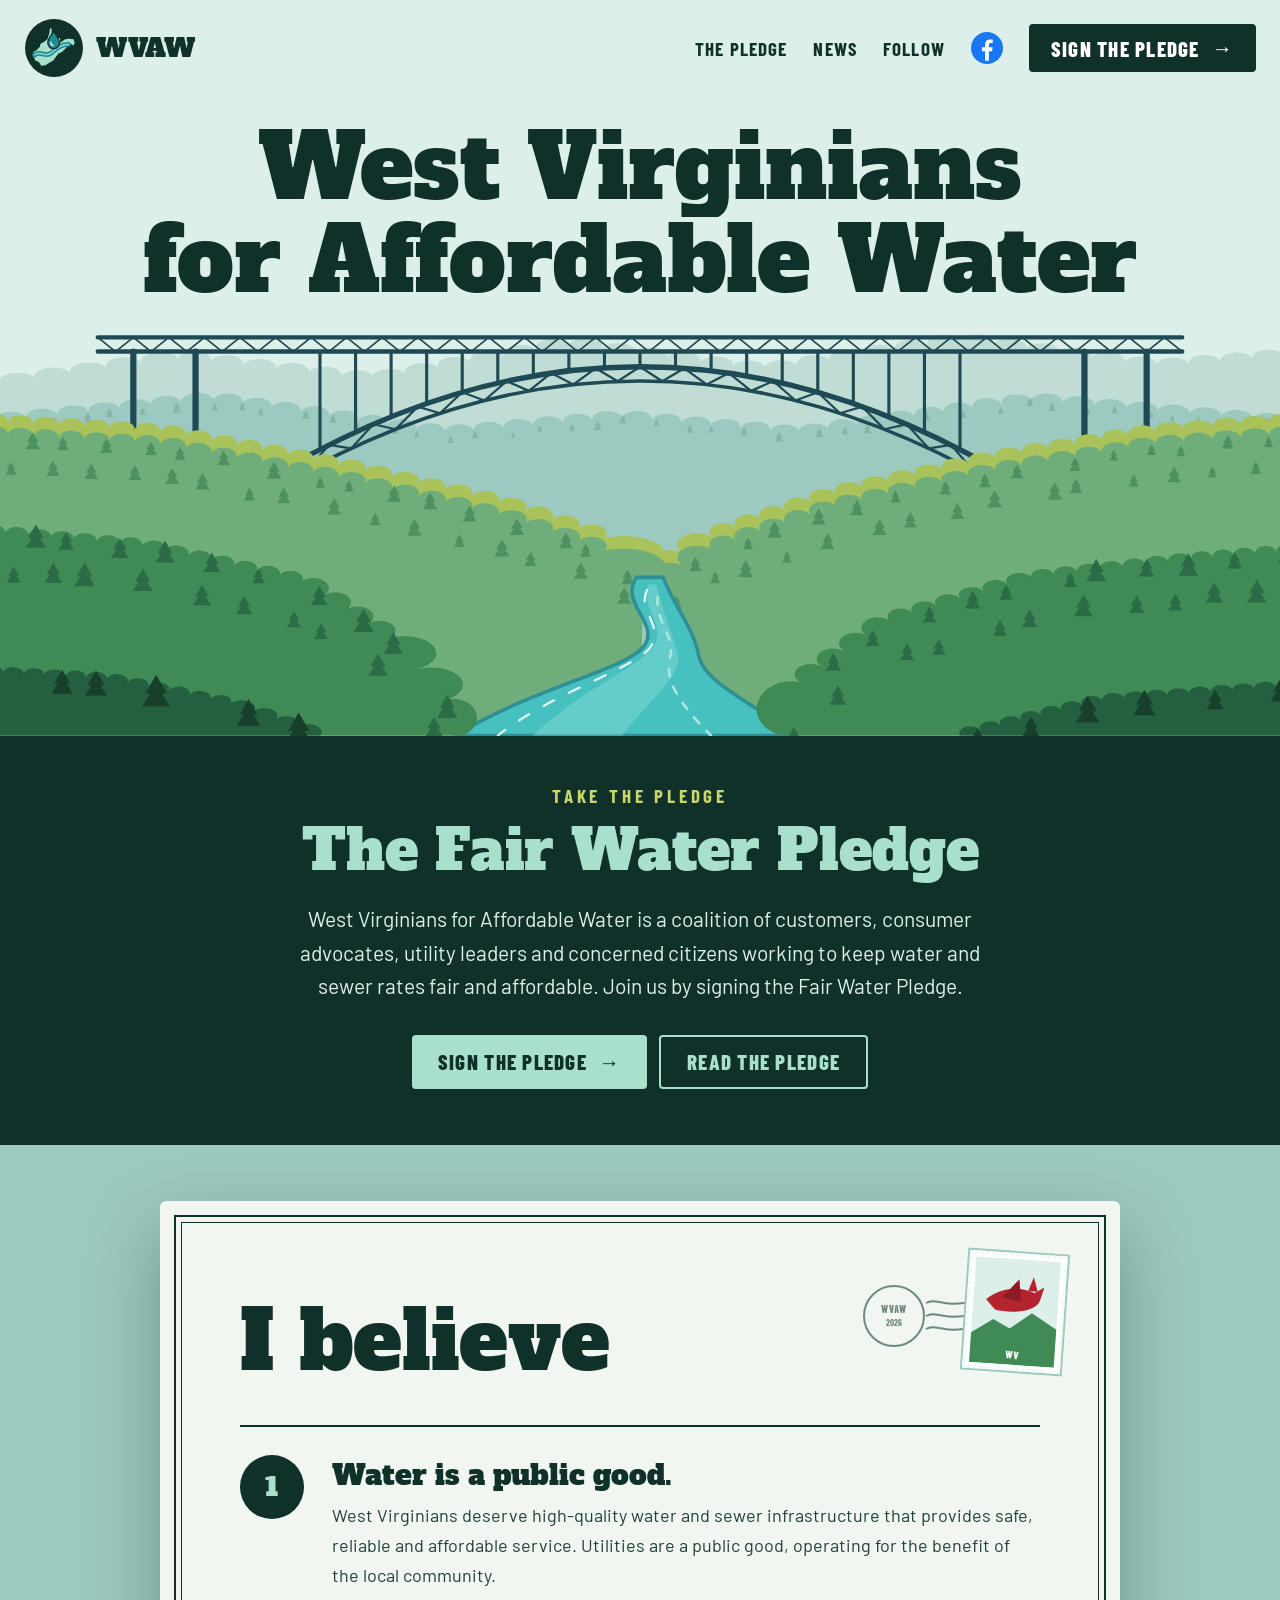
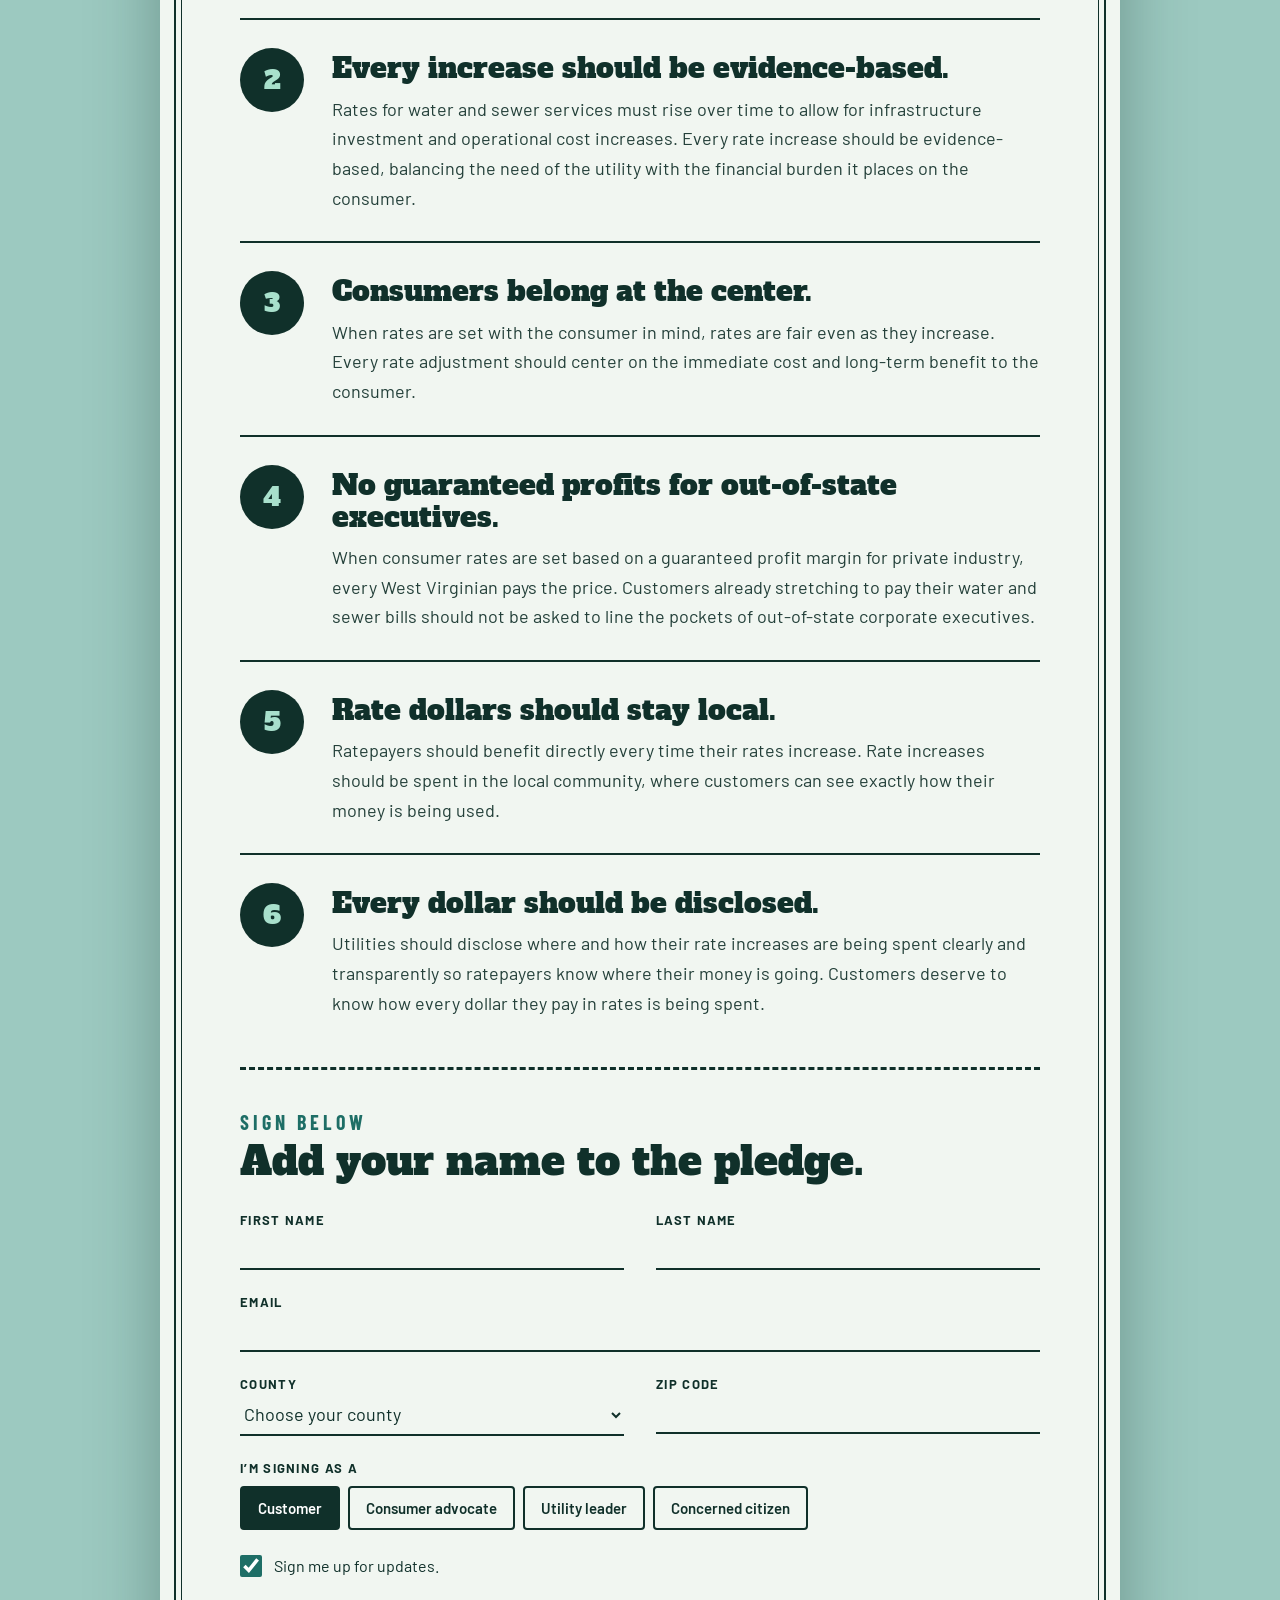
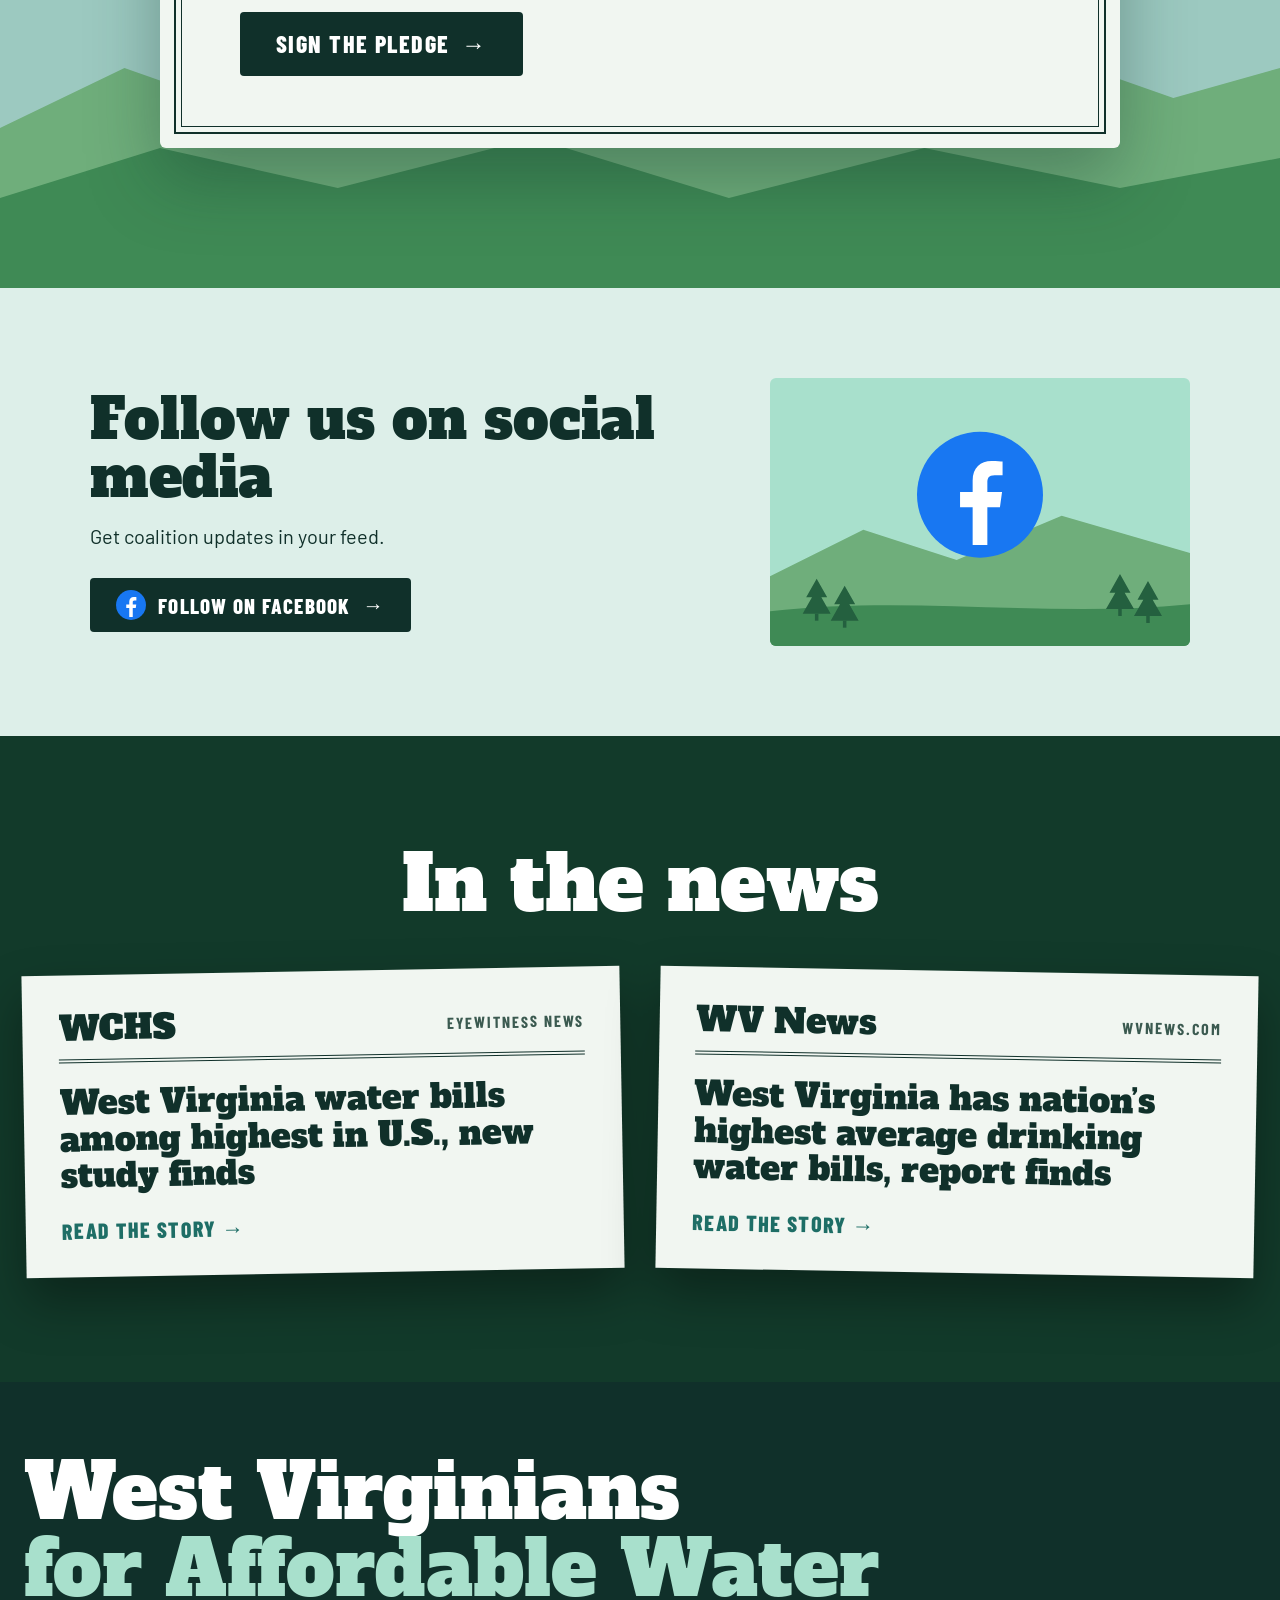
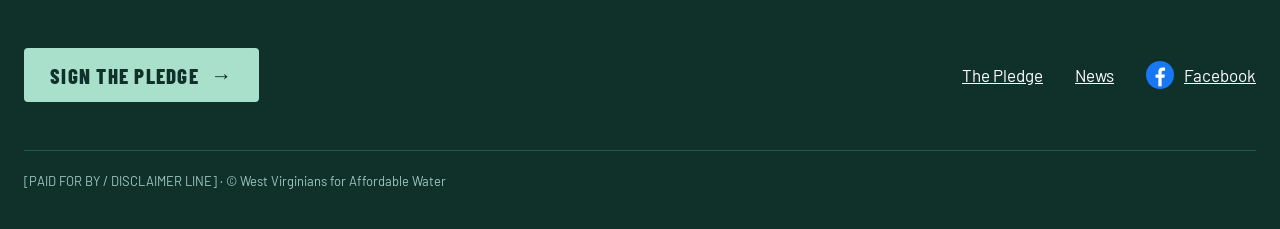
<file: index.html>
<!doctype html>
<html lang="en">
<head>
<meta charset="utf-8">
<meta name="viewport" content="width=device-width, initial-scale=1">
<title>West Virginians for Affordable Water · Sign the Fair Water Pledge</title>
<meta name="description" content="A coalition of customers, consumer advocates, utility leaders and concerned citizens working to keep water and sewer rates fair and affordable. Sign the Fair Water Pledge.">
<!-- Link previews (Facebook, texts, email) -->
<meta property="og:type" content="website">
<meta property="og:url" content="https://wvaffordablewater.com/">
<meta property="og:title" content="Sign the Fair Water Pledge">
<meta property="og:description" content="Join West Virginians standing up for fair, affordable water and sewer rates.">
<meta property="og:image" content="https://wvaffordablewater.com/images/share-pledge.png">
<meta property="og:image:width" content="1200">
<meta property="og:image:height" content="630">
<meta name="twitter:card" content="summary_large_image">
<link rel="icon" href="favicon.svg" type="image/svg+xml">
<link rel="preconnect" href="https://fonts.googleapis.com">
<link rel="preconnect" href="https://fonts.gstatic.com" crossorigin>
<link rel="stylesheet" href="https://fonts.googleapis.com/css2?family=Alfa+Slab+One&family=Barlow+Condensed:wght@600;700;800&family=Barlow:wght@400;500;600;700&display=swap">
<link rel="stylesheet" href="styles.css">
</head>
<body>

<!-- Reusable drawings -->
<svg width="0" height="0" style="position:absolute" aria-hidden="true"><defs>
<g id="pn"><path d="M0 -24 L-9 -8 H-4 L-12 6 H12 L4 -8 H9 Z"/><rect x="-1.5" y="6" width="3" height="6"/></g>
<g id="cl"><ellipse cx="62" cy="44" rx="66" ry="9" fill="#C9E3DA"/><circle cx="22" cy="30" r="20" fill="#fff"/><circle cx="50" cy="16" r="28" fill="#fff"/><circle cx="84" cy="22" r="23" fill="#fff"/><circle cx="108" cy="32" r="15" fill="#fff"/><rect x="4" y="28" width="118" height="16" rx="8" fill="#fff"/></g>
<path id="wv" d="M31.9 0.8 L33.1 0.4 L33.1 18.8 L49.3 18.8 L49.3 29 L60.3 21.2 L66.8 20.4 L74.9 21.2 L76.6 26.8 L74.9 30.6 L67 25.2 L66 29.8 L58.7 38 L53.1 43.6 L46.6 46.2 L41.2 53.4 L36.5 59.6 L27.8 64.6 L22.2 68.4 L15.1 69.2 L10.6 62.4 L3.9 59.6 L0.5 49.8 L0.9 44.8 L7 41.2 L13.2 34.6 L14 29.6 L19.9 26.2 L27.5 20.8 L28.4 16.2 L30.8 9.6 Z"/>
<g id="fb"><circle cx="12" cy="12" r="12" fill="#1877F2"/><path d="M13.4 21.6v-7.2h2.4l.4-2.9h-2.8V9.7c0-.8.2-1.4 1.4-1.4h1.5V5.7c-.3 0-1.1-.1-2.1-.1-2.1 0-3.6 1.3-3.6 3.7v2.2H8.2v2.9h2.4v7.2z" fill="#fff"/></g>
<g id="logo"><circle cx="30" cy="30" r="29" fill="#10302A"/><g transform="translate(9.5 10.5) scale(0.53)"><use href="#wv" fill="#A8E0CC" stroke="#A8E0CC" stroke-width="2" stroke-linejoin="round"/><path d="M2 50 C 12 40, 22 56, 34 46 S 52 30, 66 30" fill="none" stroke="#1E8C93" stroke-width="9" stroke-linecap="round"/><path d="M2 50 C 12 40, 22 56, 34 46 S 52 30, 66 30" fill="none" stroke="#7FD6D1" stroke-width="3" stroke-linecap="round"/><path d="M38 6 C 38 6, 27 20, 27 27 a11 11 0 0 0 22 0 C 49 20, 38 6, 38 6 Z" fill="#1E8C93" stroke="#10302A" stroke-width="2.5"/><path d="M33 26 a5 5 0 0 0 4 6" fill="none" stroke="#fff" stroke-width="2.5" stroke-linecap="round"/></g></g>
<g id="stamp"><rect width="80" height="100" fill="#DDEFE9"/><path d="M0 72 L20 58 L36 66 L56 50 L80 64 V100 H0 Z" fill="#3F8A55"/><g transform="translate(12 22) scale(1.5)"><path d="M0 12 C 8 4, 20 2, 30 6 L36 2 L34 10 C 32 18, 16 20, 6 18 Z" fill="#B5232F"/><path d="M26 5 L29 -4 L32 5 Z" fill="#B5232F"/><path d="M10 10 L20 -2 L22 12 Z" fill="#8E1A24"/></g><text x="40" y="94" text-anchor="middle" font-family="Barlow Condensed, sans-serif" font-weight="800" font-size="10" fill="#fff" letter-spacing="1">WV</text></g>
</defs></svg>

<!-- HEADER -->
<header class="wrap site-nav">
<a href="#top" class="brand"><svg width="60" height="60" viewBox="0 0 60 60" aria-hidden="true"><use href="#logo"/></svg><span>WVAW</span></a>
<nav aria-label="Main">
<a href="#pledge">The Pledge</a>
<a href="#news">News</a>
<a href="#follow">Follow</a>
<a href="https://www.facebook.com/profile.php?id=61595612717683" target="_blank" rel="noopener" aria-label="WVAW on Facebook"><svg width="32" height="32" viewBox="0 0 24 24" aria-hidden="true"><use href="#fb"/></svg></a>
<a href="#sign" class="btn btn-dark">Sign the Pledge <span class="arrow" aria-hidden="true">→</span></a>
</nav>
</header>

<main>
<!-- HERO -->
<section id="top" class="hero">
<h1 class="slab"><span class="mask"><span>West Virginians</span></span><span class="mask l2"><span>for Affordable Water</span></span></h1>
<svg id="hero-art" class="hero-art" viewBox="0 0 1440 640" preserveAspectRatio="xMidYMax slice" aria-hidden="true">
<g class="cloud"><use href="#cl" transform="translate(150 70) scale(1.25)"/><use href="#cl" transform="translate(560 40) scale(.75)"/></g>
<g class="cloud2"><use href="#cl" transform="translate(960 56) scale(1.45)"/><use href="#cl" transform="translate(1290 120) scale(.65)"/></g>
<g class="drift"><path data-path="ridgeFar1" fill="#BFDDD4"/></g>
<g class="drift2"><path data-path="ridgeFar2" fill="#9CC9C0"/><path data-path="treesFar" fill="#84B5A5"/></g>
<g fill="none" stroke="#1F4A55" stroke-linecap="round" stroke-linejoin="round">
<path class="bridge" pathLength="1" data-path="piers" stroke-width="7"/>
<path class="bridge" pathLength="1" d="M320 340 Q720 110 1120 340" stroke-width="6"/>
<path class="bridge" pathLength="1" d="M320 356 Q720 126 1120 356" stroke-width="4"/>
<path class="bridge" pathLength="1" data-path="lattice" stroke-width="2.5"/>
<path class="bridge" pathLength="1" data-path="verticals" stroke-width="3.5"/>
<path class="bridge" pathLength="1" d="M110 192 H1330 M110 208 H1330" stroke-width="5"/>
<path class="bridge" pathLength="1" data-path="deckTruss" stroke-width="2"/>
</g>
<path data-path="leftSun" fill="#A9C25A"/><path data-path="rightSun" fill="#A9C25A"/>
<path data-path="leftMid" fill="#6FAE7B"/><path data-path="rightMid" fill="#6FAE7B"/>
<path data-path="treesMid" fill="#4E9161"/>
<path d="M716 462 C 696 492, 744 514, 724 540 S 600 586, 512 640 L 892 640 C 852 604, 792 582, 786 550 S 758 494, 746 462 Z" fill="#46C1C0" stroke="#2E8F94" stroke-width="4" stroke-linejoin="round"/>
<path d="M730 470 C 718 494, 750 514, 736 538 S 650 590, 600 640 L 700 640 C 730 600, 770 572, 762 546 S 744 494, 738 470 Z" fill="#7FD6D1" opacity=".55"/>
<path class="flowline" pathLength="1" d="M728 476 C 716 500, 748 516, 732 540 S 620 592, 560 640" fill="none" stroke="#fff" stroke-width="2.5" stroke-linecap="round" opacity=".85"/>
<path class="flowline" pathLength="1" d="M740 484 C 736 510, 760 528, 754 552 S 760 600, 800 640" fill="none" stroke="#A8E6DF" stroke-width="3" stroke-linecap="round"/>
<path data-path="leftNear" fill="#3F8A55"/><path data-path="rightNear" fill="#3F8A55"/>
<path data-path="treesNear" fill="#2B6B45"/>
<path data-path="ledgeL" fill="#24603F"/><path data-path="ledgeR" fill="#24603F"/>
<path data-path="treesLedge" fill="#173F2C"/>
<g class="fly"><g transform="scale(1.3)"><path d="M0 12 C 8 4, 20 2, 30 6 L36 2 L34 10 C 32 18, 16 20, 6 18 Z" fill="#B5232F"/><path d="M26 5 L29 -4 L32 5 Z" fill="#B5232F"/><path d="M30 7 L35 9 L30 11 Z" fill="#10302A"/><path class="flap" d="M10 10 L20 -2 L22 12 Z" fill="#8E1A24"/></g></g>
</svg>
<div class="blurb">
<p class="eyebrow fade">Take the pledge</p>
<h2 class="slab fade">The Fair Water Pledge</h2>
<p class="lead fade f2">West Virginians for Affordable Water is a coalition of customers, consumer advocates, utility leaders and concerned citizens working to keep water and sewer rates fair and affordable. Join us by signing the Fair Water Pledge.</p>
<div class="actions fade f3">
<a href="#sign" class="btn btn-mint">Sign the pledge <span class="arrow" aria-hidden="true">→</span></a>
<a href="#pledge" class="btn btn-line">Read the pledge</a>
</div>
</div>
</section>

<!-- THE PLEDGE -->
<section id="pledge" class="pledge-sec">
<svg class="hills" viewBox="0 0 1440 300" preserveAspectRatio="none" aria-hidden="true"><path d="M0 140 L140 80 L300 130 L460 60 L640 120 L800 70 L980 130 L1160 60 L1320 110 L1440 80 V300 H0 Z" fill="#6FAE7B"/><path d="M0 210 L180 160 L380 200 L600 150 L820 210 L1040 160 L1260 200 L1440 170 V300 H0 Z" fill="#3F8A55"/></svg>
<article class="doc">
<div class="doc-inner">
<div class="doc-stamp" aria-hidden="true">
<svg style="position:absolute;left:0;top:28px" width="120" height="70" viewBox="0 0 120 70"><circle cx="40" cy="35" r="30" fill="none" stroke="#6E8A80" stroke-width="2"/><text x="40" y="32" text-anchor="middle" font-family="Barlow Condensed, sans-serif" font-weight="800" font-size="10" fill="#6E8A80" letter-spacing="1">WVAW</text><text x="40" y="45" text-anchor="middle" font-family="Barlow Condensed, sans-serif" font-weight="700" font-size="9" fill="#6E8A80">2026</text><path d="M72 22 C 82 16, 92 28, 120 20 M72 35 C 82 29, 92 41, 120 33 M72 48 C 82 42, 92 54, 120 46" fill="none" stroke="#6E8A80" stroke-width="2"/></svg>
<div class="stamp"><svg width="86" height="106" viewBox="0 0 80 100"><use href="#stamp"/></svg></div>
</div>

<h2 class="slab believe">I believe</h2>
<ol class="principles">
<li><span class="num" aria-hidden="true">1</span><div><h3>Water is a public good.</h3><p>West Virginians deserve high-quality water and sewer infrastructure that provides safe, reliable and affordable service. Utilities are a public good, operating for the benefit of the local community.</p></div></li>
<li><span class="num" aria-hidden="true">2</span><div><h3>Every increase should be evidence-based.</h3><p>Rates for water and sewer services must rise over time to allow for infrastructure investment and operational cost increases. Every rate increase should be evidence-based, balancing the need of the utility with the financial burden it places on the consumer.</p></div></li>
<li><span class="num" aria-hidden="true">3</span><div><h3>Consumers belong at the center.</h3><p>When rates are set with the consumer in mind, rates are fair even as they increase. Every rate adjustment should center on the immediate cost and long-term benefit to the consumer.</p></div></li>
<li><span class="num" aria-hidden="true">4</span><div><h3>No guaranteed profits for out-of-state executives.</h3><p>When consumer rates are set based on a guaranteed profit margin for private industry, every West Virginian pays the price. Customers already stretching to pay their water and sewer bills should not be asked to line the pockets of out-of-state corporate executives.</p></div></li>
<li><span class="num" aria-hidden="true">5</span><div><h3>Rate dollars should stay local.</h3><p>Ratepayers should benefit directly every time their rates increase. Rate increases should be spent in the local community, where customers can see exactly how their money is being used.</p></div></li>
<li><span class="num" aria-hidden="true">6</span><div><h3>Every dollar should be disclosed.</h3><p>Utilities should disclose where and how their rate increases are being spent clearly and transparently so ratepayers know where their money is going. Customers deserve to know how every dollar they pay in rates is being spent.</p></div></li>
</ol>

<!-- SIGN: sends to the existing Jotform "WVAW Pledge Form" (ID 262956153235056) -->
<div id="sign" class="sign">
<form id="pledge-form" action="https://submit.jotform.com/submit/262956153235056" method="post" enctype="multipart/form-data" accept-charset="utf-8" autocomplete="on">
<input type="hidden" name="formID" value="262956153235056">
<input type="hidden" name="simple_spc" value="262956153235056-262956153235056">
<input type="hidden" name="submitSource" value="form">
<input type="hidden" name="q2_q2_radio0" value="Individual">
<input type="hidden" name="q16_q16_textbox14" value="website-pledge">
<input type="hidden" name="q17_q17_dropdown15" value="Pending">
<div class="hp" aria-hidden="true"><label>Leave blank<input type="text" name="website" value="" tabindex="-1" autocomplete="off"></label></div>

<p class="eyebrow">Sign below</p>
<h3>Add your name to the pledge.</h3>
<div class="grid2">
<label class="field">First name<input type="text" name="q3_q3_fullname1[first]" autocomplete="given-name" required></label>
<label class="field">Last name<input type="text" name="q3_q3_fullname1[last]" autocomplete="family-name" required></label>
<label class="field span2">Email<input type="email" name="q4_q4_email2" autocomplete="email" required></label>
<label class="field">County
<select name="q5_q5_dropdown3" required>
<option value="">Choose your county</option>
<option>Barbour</option><option>Berkeley</option><option>Boone</option><option>Braxton</option><option>Brooke</option><option>Cabell</option><option>Calhoun</option><option>Clay</option><option>Doddridge</option><option>Fayette</option><option>Gilmer</option><option>Grant</option><option>Greenbrier</option><option>Hampshire</option><option>Hancock</option><option>Hardy</option><option>Harrison</option><option>Jackson</option><option>Jefferson</option><option>Kanawha</option><option>Lewis</option><option>Lincoln</option><option>Logan</option><option>McDowell</option><option>Marion</option><option>Marshall</option><option>Mason</option><option>Mercer</option><option>Mineral</option><option>Mingo</option><option>Monongalia</option><option>Monroe</option><option>Morgan</option><option>Nicholas</option><option>Ohio</option><option>Pendleton</option><option>Pleasants</option><option>Pocahontas</option><option>Preston</option><option>Putnam</option><option>Raleigh</option><option>Randolph</option><option>Ritchie</option><option>Roane</option><option>Summers</option><option>Taylor</option><option>Tucker</option><option>Tyler</option><option>Upshur</option><option>Wayne</option><option>Webster</option><option>Wetzel</option><option>Wirt</option><option>Wood</option><option>Wyoming</option>
</select>
</label>
<label class="field">ZIP code<input type="text" name="q6_q6_textbox4" inputmode="numeric" pattern="[0-9]{5}" maxlength="5" autocomplete="postal-code" required></label>
<fieldset class="span2">
<legend>I’m signing as a</legend>
<div class="pills">
<input type="radio" id="r1" name="q7_q7_radio5" value="Customer" required checked><label for="r1">Customer</label>
<input type="radio" id="r2" name="q7_q7_radio5" value="Consumer advocate"><label for="r2">Consumer advocate</label>
<input type="radio" id="r3" name="q7_q7_radio5" value="Utility leader"><label for="r3">Utility leader</label>
<input type="radio" id="r4" name="q7_q7_radio5" value="Concerned citizen"><label for="r4">Concerned citizen</label>
</div>
</fieldset>
<!-- The value below must match the checkbox option text in Jotform exactly -->
<label class="check span2"><input type="checkbox" name="q8_q8_checkbox6[]" value="I stand with the WVAW principles and want updates when rate cases come to my community." checked>Sign me up for updates.</label>
</div>
<button type="submit" class="btn btn-dark submit">Sign the pledge <span class="arrow" aria-hidden="true">→</span></button>
</form>
</div>
</div>
</article>
</section>

<!-- FOLLOW -->
<section id="follow" class="follow">
<div class="wrap">
<div style="flex:1 1 420px">
<h2 class="slab">Follow us on social media</h2>
<p>Get coalition updates in your feed.</p>
<a href="https://www.facebook.com/profile.php?id=61595612717683" target="_blank" rel="noopener" class="btn btn-dark"><svg width="30" height="30" viewBox="0 0 24 24" aria-hidden="true"><use href="#fb"/></svg>Follow on Facebook <span class="arrow" aria-hidden="true">→</span></a>
</div>
<svg class="art" viewBox="0 0 360 230" aria-hidden="true">
<rect width="360" height="230" fill="#A8E0CC"/><path d="M0 170 L80 130 L160 156 L250 118 L360 150 V230 H0 Z" fill="#6FAE7B"/><path d="M0 200 C 120 186, 240 206, 360 194 V230 H0 Z" fill="#3F8A55"/>
<use href="#pn" x="40" y="196" fill="#24603F"/><use href="#pn" x="64" y="202" fill="#24603F"/><use href="#pn" x="300" y="192" fill="#24603F"/><use href="#pn" x="324" y="198" fill="#24603F"/>
<g class="bob"><g transform="translate(126 46) scale(4.5)"><use href="#fb"/></g></g>
</svg>
</div>
</section>

<!-- NEWS -->
<section id="news" class="news">
<div class="wrap">
<h2 class="slab">In the news</h2>
<div class="clips">
<a class="clip" href="https://wchstv.com/news/local/west-virginia-water-bills-among-highest-in-us-new-study-finds" target="_blank" rel="noopener">
<span class="mast"><b>WCHS</b><small>Eyewitness News</small></span>
<span class="head">West Virginia water bills among highest in U.S., new study finds</span>
<span class="more">Read the story <span class="arrow" aria-hidden="true">→</span></span>
</a>
<a class="clip" href="https://www.wvnews.com/news/wvnews/west-virginia-has-nations-highest-average-drinking-water-bills-report-finds/article_2011fed1-b82d-4209-a191-64b29f877b54.html" target="_blank" rel="noopener">
<span class="mast"><b>WV News</b><small>WVNews.com</small></span>
<span class="head">West Virginia has nation’s highest average drinking water bills, report finds</span>
<span class="more">Read the story <span class="arrow" aria-hidden="true">→</span></span>
</a>
</div>
</div>
</section>
</main>

<!-- FOOTER -->
<footer class="site-foot">
<div class="wrap">
<p class="name">West Virginians<span>for Affordable Water</span></p>
<div class="row">
<a href="#sign" class="btn btn-mint">Sign the pledge <span class="arrow" aria-hidden="true">→</span></a>
<nav aria-label="Footer"><a href="#pledge">The Pledge</a><a href="#news">News</a><a href="https://www.facebook.com/profile.php?id=61595612717683" target="_blank" rel="noopener"><svg width="28" height="28" viewBox="0 0 24 24" aria-hidden="true"><use href="#fb"/></svg>Facebook</a></nav>
</div>
<p class="legal">[PAID FOR BY / DISCLAIMER LINE] · © West Virginians for Affordable Water</p>
</div>
</footer>

<script src="site.js"></script>
</body>
</html>
</file>
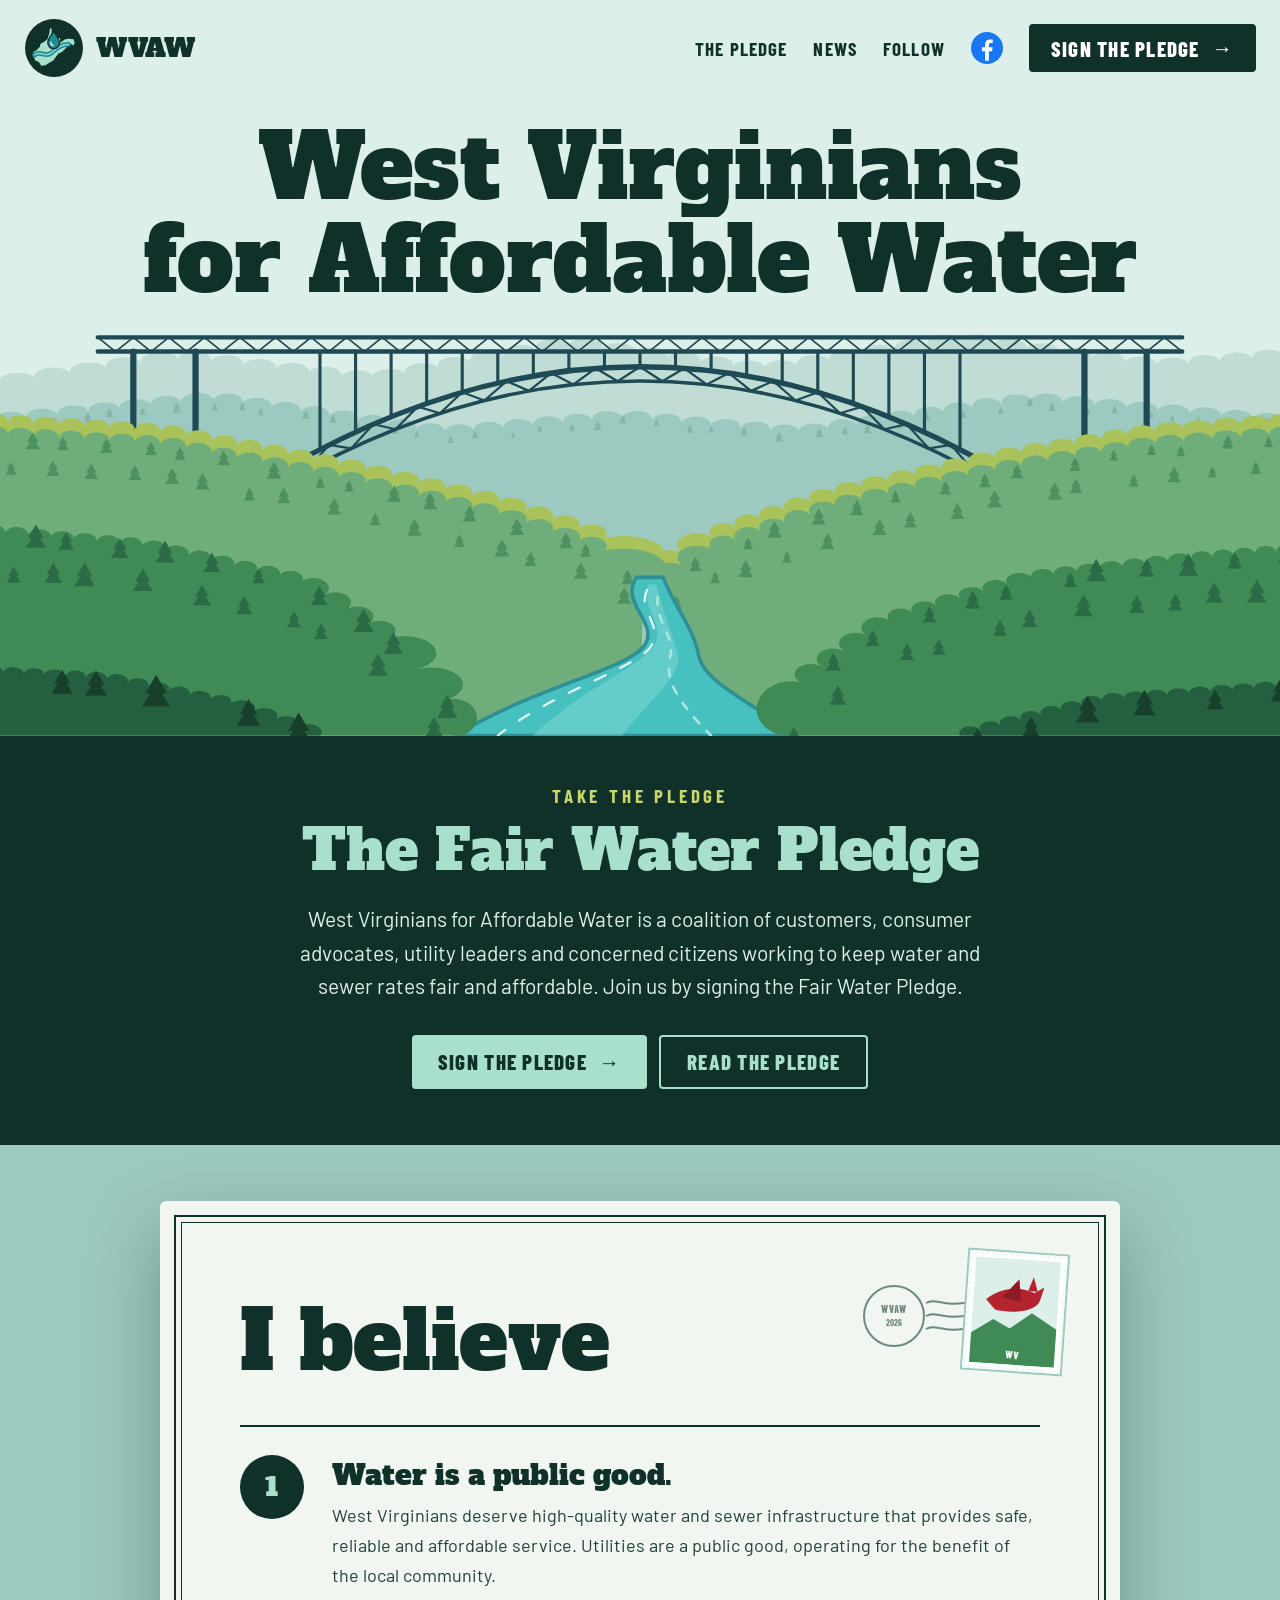
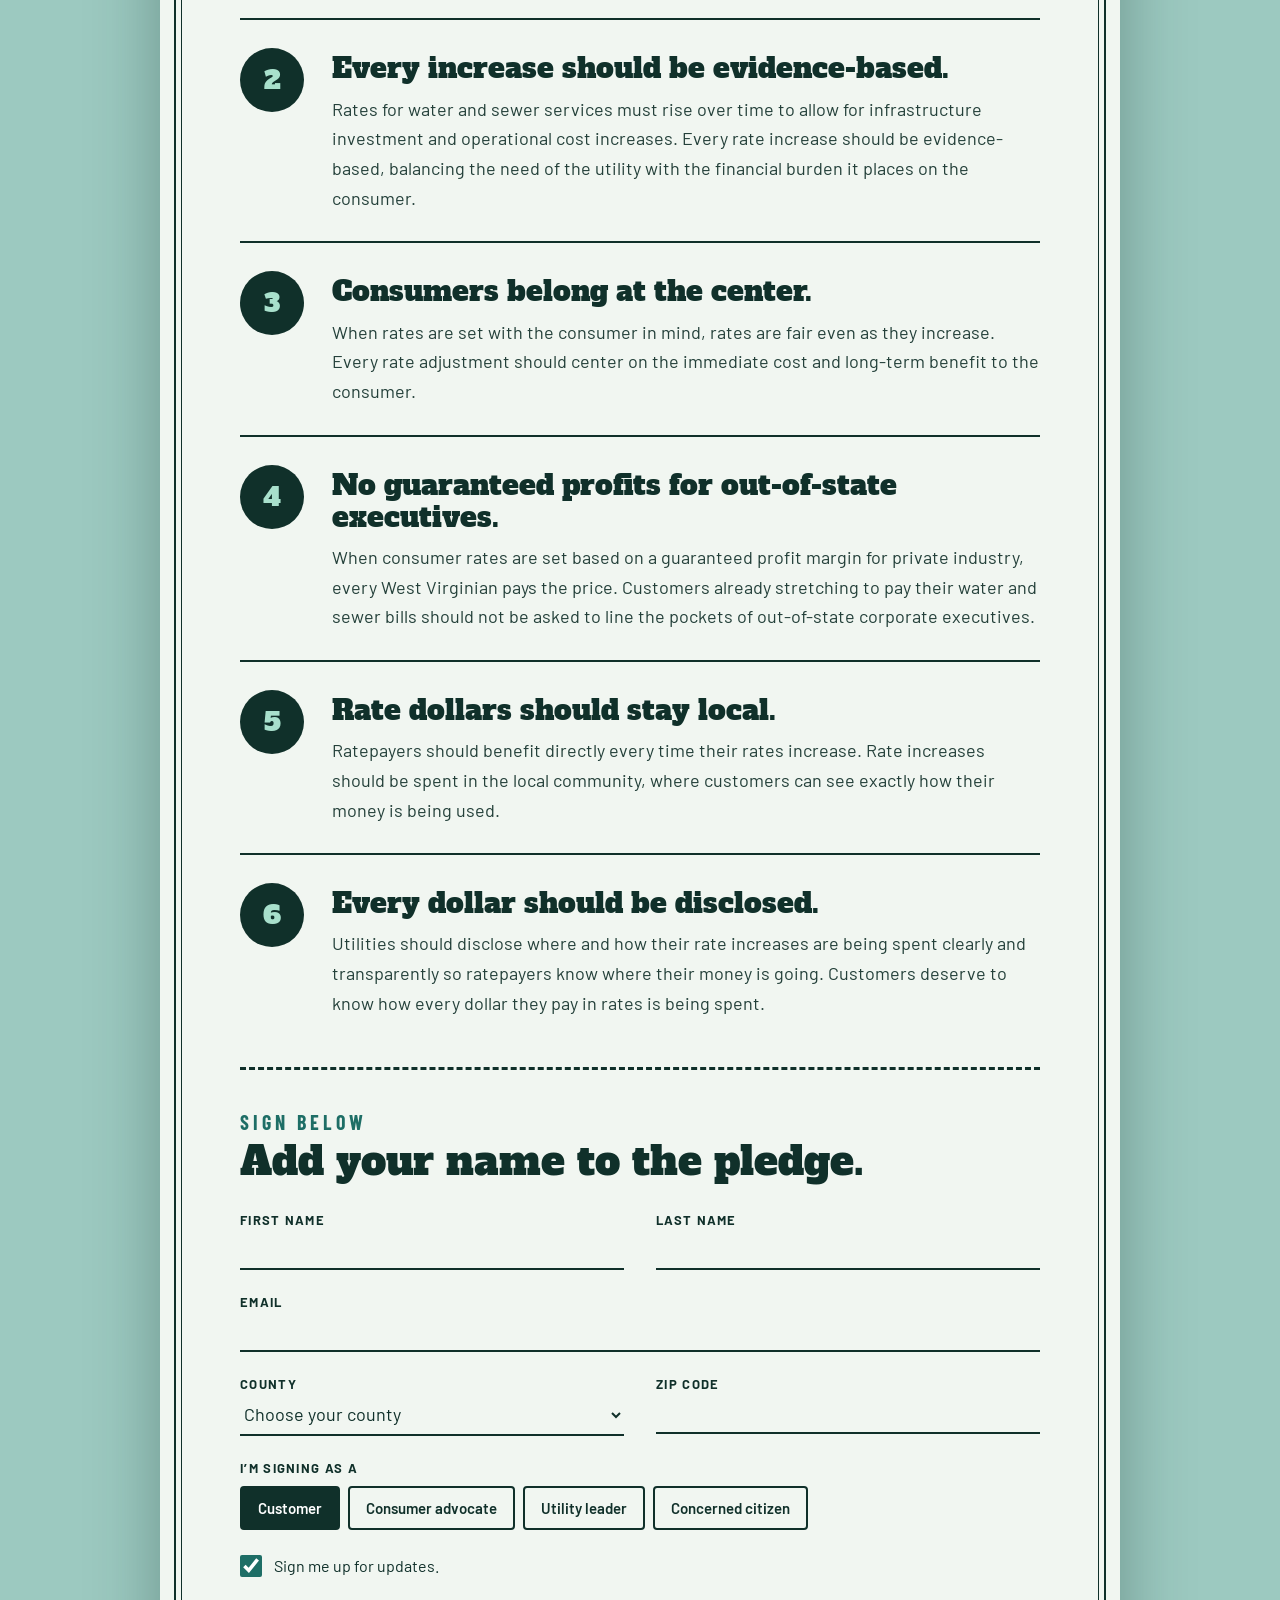
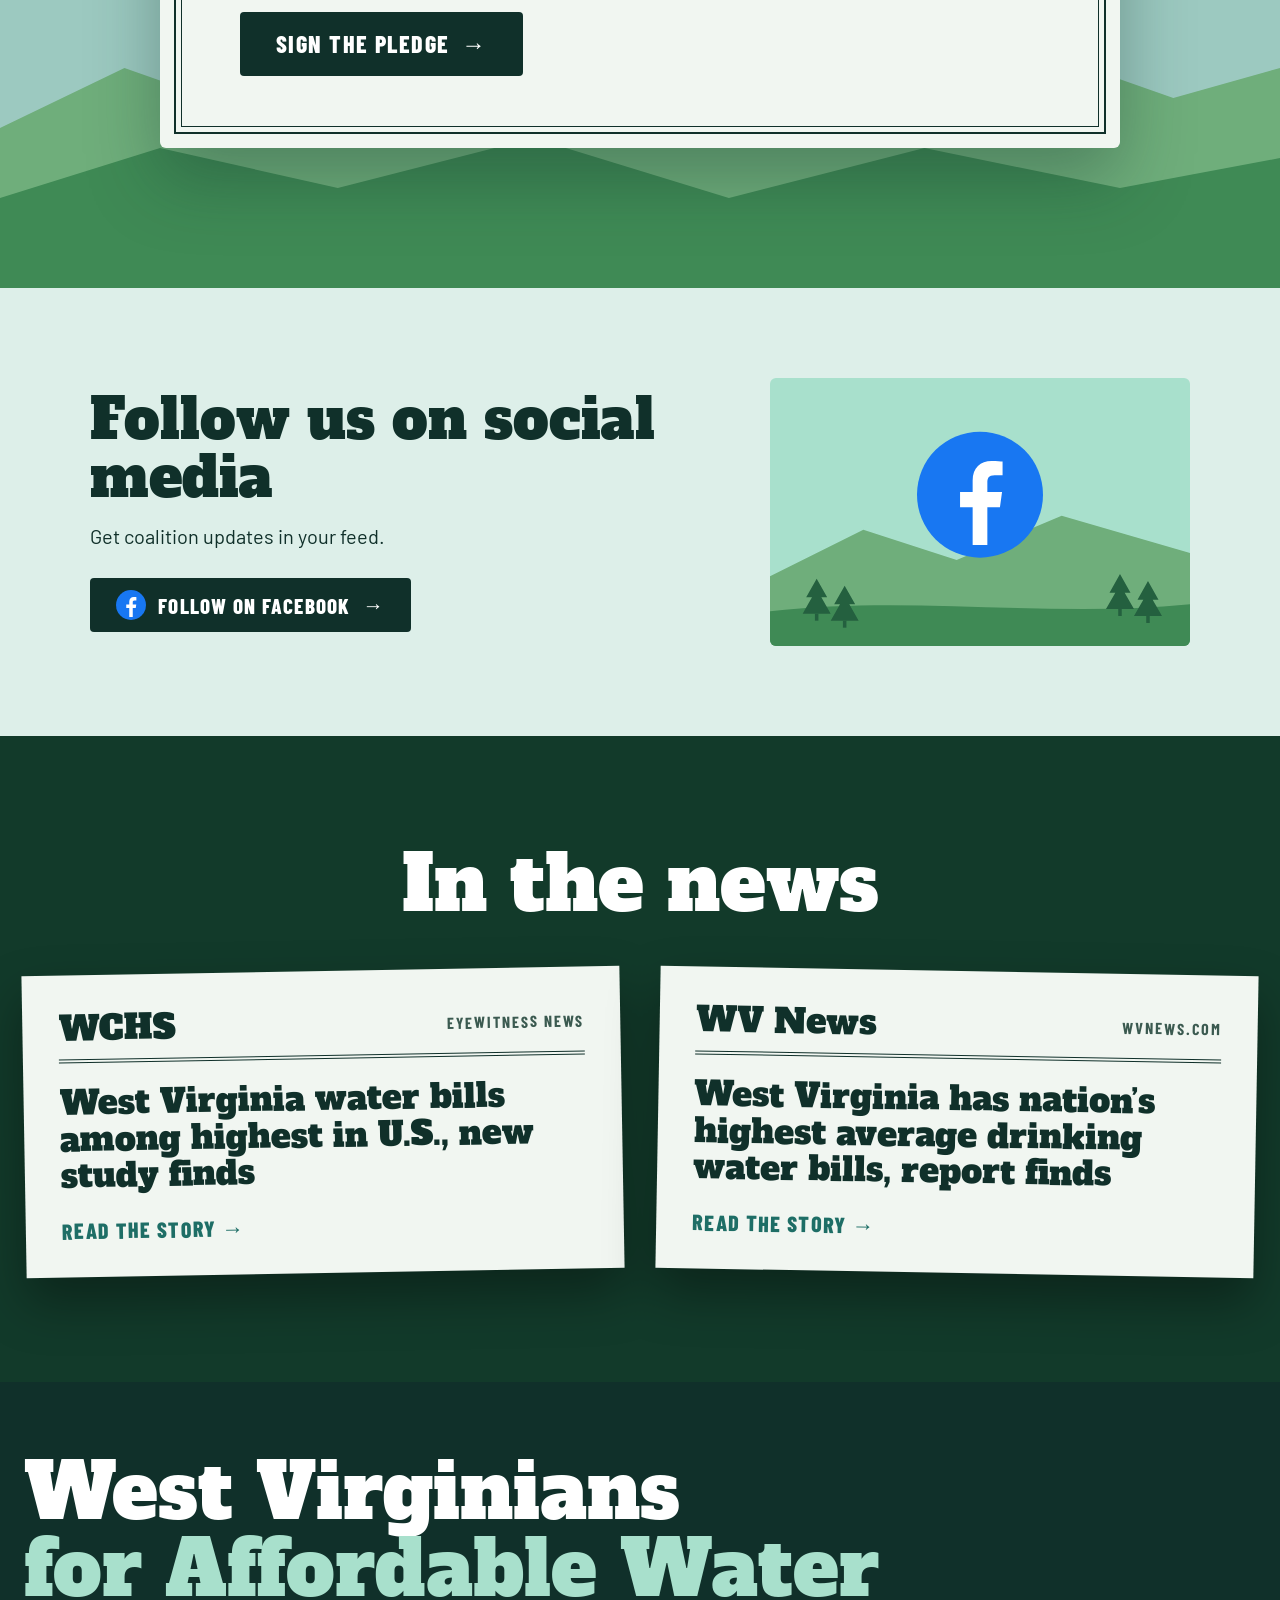
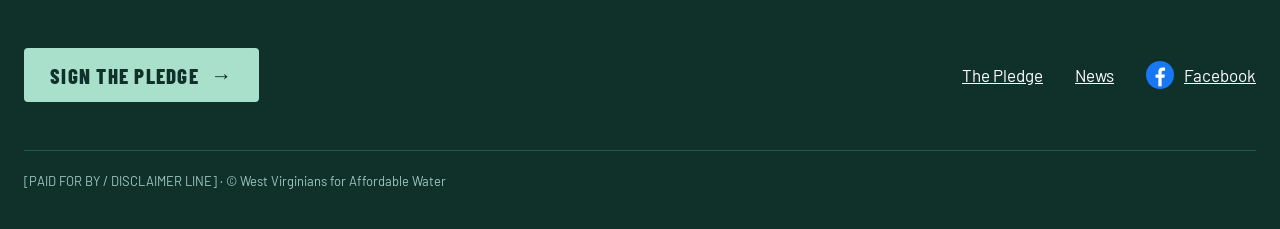
<file: signed.html>
<!doctype html>
<html lang="en">
<head>
<meta charset="utf-8">
<meta name="viewport" content="width=device-width, initial-scale=1">
<title>I signed the Fair Water Pledge · West Virginians for Affordable Water</title>
<!-- This page exists only so shared links show the "I signed" picture.
     People who click the link are sent straight to the homepage. -->
<meta property="og:type" content="website">
<meta property="og:url" content="https://wvaffordablewater.com/signed.html">
<meta property="og:title" content="I signed the Fair Water Pledge">
<meta property="og:description" content="Join West Virginians standing up for fair, affordable water and sewer rates. Add your name.">
<meta property="og:image" content="https://wvaffordablewater.com/images/share-signed.png">
<meta property="og:image:width" content="1200">
<meta property="og:image:height" content="630">
<meta name="twitter:card" content="summary_large_image">
<link rel="icon" href="favicon.svg" type="image/svg+xml">
<script>window.location.replace('./');</script>
</head>
<body style="font-family:sans-serif;background:#DDEFE9;color:#10302A;padding:40px">
<p><a href="./">Continue to West Virginians for Affordable Water →</a></p>
</body>
</html>
</file>
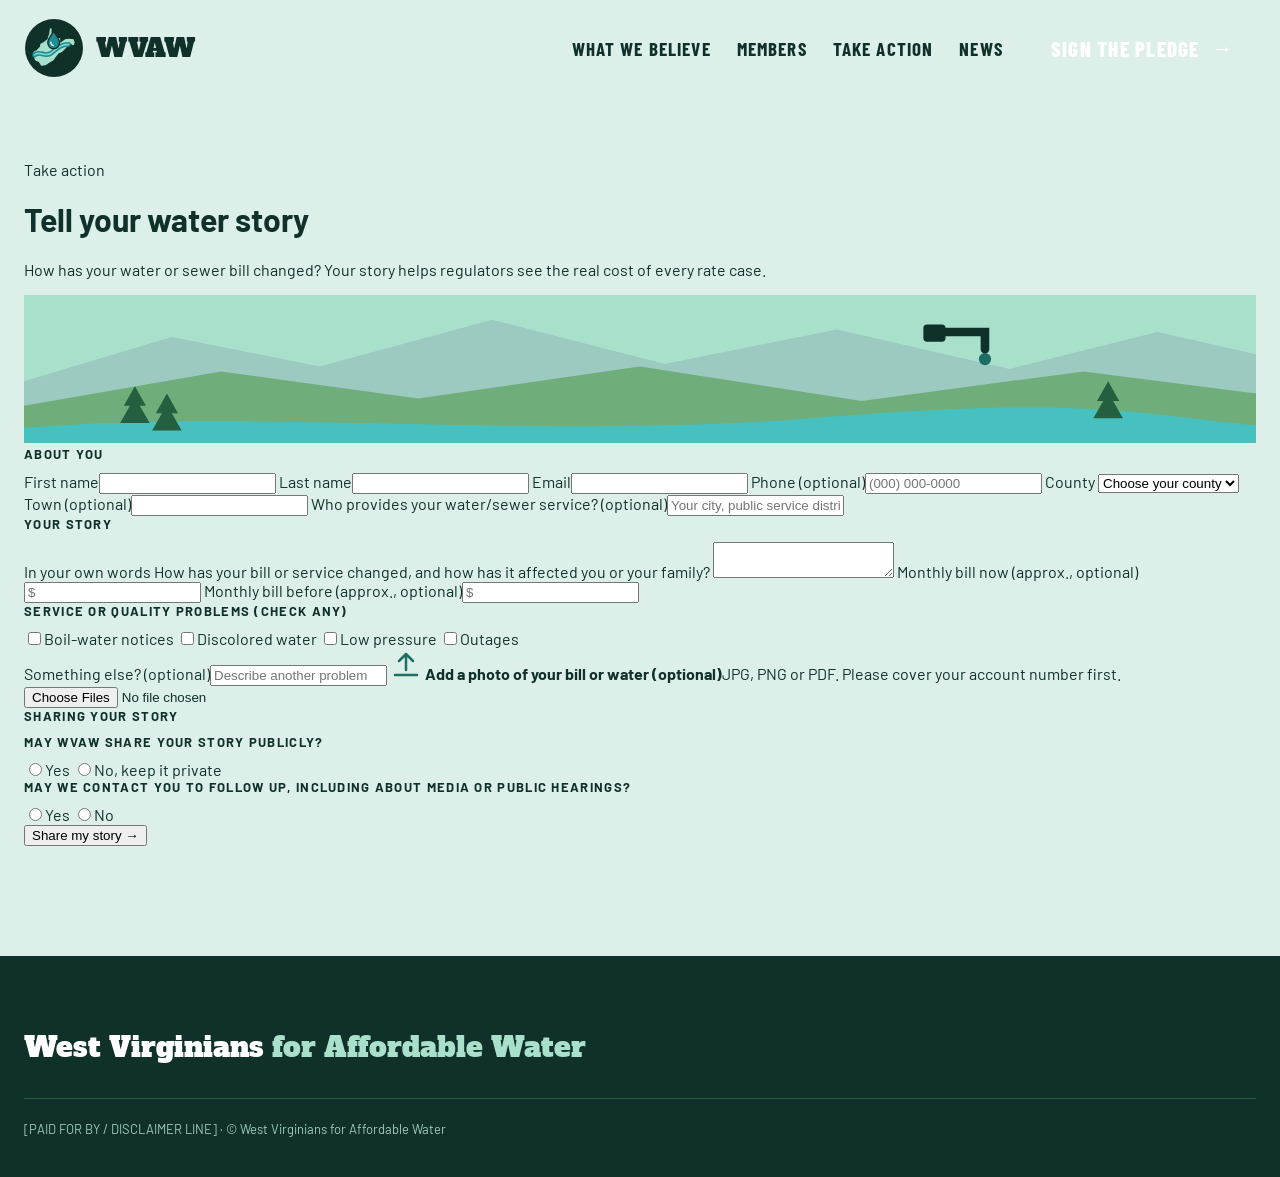
<file: story.html>
<!doctype html>
<html lang="en">
<head>
<meta charset="utf-8">
<meta name="viewport" content="width=device-width, initial-scale=1">
<title>Tell Your Water Story · West Virginians for Affordable Water</title>
<meta name="description" content="Share how your water or sewer bill has changed. Your story helps regulators see the real cost of every rate case.">
<link rel="icon" href="favicon.svg" type="image/svg+xml">
<link rel="preconnect" href="https://fonts.googleapis.com">
<link rel="preconnect" href="https://fonts.gstatic.com" crossorigin>
<link rel="stylesheet" href="https://fonts.googleapis.com/css2?family=Alfa+Slab+One&family=Barlow+Condensed:wght@600;700;800&family=Barlow:wght@400;500;600;700&display=swap">
<link rel="stylesheet" href="styles.css">
</head>
<body>
<svg width="0" height="0" style="position:absolute" aria-hidden="true"><defs>
<path id="wv" d="M31.9 0.8 L33.1 0.4 L33.1 18.8 L49.3 18.8 L49.3 29 L60.3 21.2 L66.8 20.4 L74.9 21.2 L76.6 26.8 L74.9 30.6 L67 25.2 L66 29.8 L58.7 38 L53.1 43.6 L46.6 46.2 L41.2 53.4 L36.5 59.6 L27.8 64.6 L22.2 68.4 L15.1 69.2 L10.6 62.4 L3.9 59.6 L0.5 49.8 L0.9 44.8 L7 41.2 L13.2 34.6 L14 29.6 L19.9 26.2 L27.5 20.8 L28.4 16.2 L30.8 9.6 Z"/>
<g id="logo"><circle cx="30" cy="30" r="29" fill="#10302A"/><g transform="translate(9.5 10.5) scale(0.53)"><use href="#wv" fill="#A8E0CC" stroke="#A8E0CC" stroke-width="2" stroke-linejoin="round"/><path d="M2 50 C 12 40, 22 56, 34 46 S 52 30, 66 30" fill="none" stroke="#1E8C93" stroke-width="9" stroke-linecap="round"/><path d="M2 50 C 12 40, 22 56, 34 46 S 52 30, 66 30" fill="none" stroke="#7FD6D1" stroke-width="3" stroke-linecap="round"/><path d="M38 6 C 38 6, 27 20, 27 27 a11 11 0 0 0 22 0 C 49 20, 38 6, 38 6 Z" fill="#1E8C93" stroke="#10302A" stroke-width="2.5"/><path d="M33 26 a5 5 0 0 0 4 6" fill="none" stroke="#fff" stroke-width="2.5" stroke-linecap="round"/></g></g>
</defs></svg>

<header style="background:#DDEFE9">
<div class="site-nav">
<a href="index.html" class="brand"><svg width="60" height="60" viewBox="0 0 60 60" aria-hidden="true"><use href="#logo"/></svg><span>WVAW</span></a>
<nav aria-label="Main">
<a href="index.html#principles">What We Believe</a>
<a href="index.html#members">Members</a>
<a href="index.html#action">Take Action</a>
<a href="index.html#news">News</a>
<a href="index.html#pledge" class="btn cta">Sign the Pledge <span class="arrow" aria-hidden="true">→</span></a>
</nav>
</div>
</header>

<main style="padding:48px 24px 110px">
<!-- Water story form → Jotform 262956670309062 -->
<form class="wvaw-story" id="wvaw-story" action="https://submit.jotform.com/submit/262956670309062" method="post" enctype="multipart/form-data" accept-charset="utf-8" autocomplete="on">
  <input type="hidden" name="formID" value="262956670309062">
  <input type="hidden" name="simple_spc" value="262956670309062-262956670309062">
  <input type="hidden" name="submitSource" value="form">
  <input type="hidden" name="q16_q16_textbox14" value="website">
  <div class="hp" aria-hidden="true"><label>Leave blank<input type="text" name="website" value="" tabindex="-1" autocomplete="off"></label></div>

  <div class="ws-head">
    <p class="ws-eyebrow">Take action</p>
    <h1>Tell your water story</h1>
    <p class="ws-sub">How has your water or sewer bill changed? Your story helps regulators see the real cost of every rate case.</p>
  </div>

  <div class="ws-card">
    <svg class="ws-banner" viewBox="0 0 1000 120" preserveAspectRatio="xMidYMid slice" aria-hidden="true">
      <rect width="1000" height="120" fill="#A8E0CC"/>
      <path d="M0 70 L120 34 L240 58 L380 20 L520 56 L660 28 L800 60 L920 30 L1000 48 V120 H0 Z" fill="#9CC9C0"/>
      <path d="M0 90 L160 62 L320 84 L500 58 L680 86 L860 62 L1000 80 V120 H0 Z" fill="#6FAE7B"/>
      <path d="M0 108 C 200 92, 420 118, 640 100 S 900 96, 1000 106 V120 H0 Z" fill="#46C1C0"/>
      <g fill="#24603F"><path d="M90 74 L81 90 H86 L78 104 H102 L94 90 H99 Z"/><path d="M116 80 L107 96 H112 L104 110 H128 L120 96 H125 Z"/><path d="M880 70 L871 86 H876 L868 100 H892 L884 86 H889 Z"/></g>
      <path d="M740 30 H780 V44" fill="none" stroke="#10302A" stroke-width="7" stroke-linecap="round"/>
      <rect x="730" y="24" width="18" height="14" rx="3" fill="#10302A"/>
      <circle class="drip" cx="780" cy="52" r="5" fill="#1E6E66"/>
    </svg>

    <div class="ws-body">
      <fieldset class="ws-section">
        <legend>About you</legend>
        <div class="ws-grid">
          <label class="ws-field">First name<input type="text" name="q2_q2_fullname0[first]" autocomplete="given-name" required></label>
          <label class="ws-field">Last name<input type="text" name="q2_q2_fullname0[last]" autocomplete="family-name" required></label>
          <label class="ws-field">Email<input type="email" name="q3_q3_email1" autocomplete="email" required></label>
          <label class="ws-field">Phone <span class="ws-opt">(optional)</span><input type="tel" name="q4_q4_phone2[full]" autocomplete="tel-national" placeholder="(000) 000-0000"></label>
          <label class="ws-field">County
            <select name="q5_q5_dropdown3" required>
              <option value="">Choose your county</option>
              <option>Barbour</option><option>Berkeley</option><option>Boone</option><option>Braxton</option><option>Brooke</option><option>Cabell</option><option>Calhoun</option><option>Clay</option><option>Doddridge</option><option>Fayette</option><option>Gilmer</option><option>Grant</option><option>Greenbrier</option><option>Hampshire</option><option>Hancock</option><option>Hardy</option><option>Harrison</option><option>Jackson</option><option>Jefferson</option><option>Kanawha</option><option>Lewis</option><option>Lincoln</option><option>Logan</option><option>Marion</option><option>Marshall</option><option>Mason</option><option>McDowell</option><option>Mercer</option><option>Mineral</option><option>Mingo</option><option>Monongalia</option><option>Monroe</option><option>Morgan</option><option>Nicholas</option><option>Ohio</option><option>Pendleton</option><option>Pleasants</option><option>Pocahontas</option><option>Preston</option><option>Putnam</option><option>Raleigh</option><option>Randolph</option><option>Ritchie</option><option>Roane</option><option>Summers</option><option>Taylor</option><option>Tucker</option><option>Tyler</option><option>Upshur</option><option>Wayne</option><option>Webster</option><option>Wetzel</option><option>Wirt</option><option>Wood</option><option>Wyoming</option>
            </select>
          </label>
          <label class="ws-field">Town <span class="ws-opt">(optional)</span><input type="text" name="q6_q6_textbox4" autocomplete="address-level2"></label>
          <label class="ws-field ws-span">Who provides your water/sewer service? <span class="ws-opt">(optional)</span><input type="text" name="q7_q7_textbox5" placeholder="Your city, public service district or company. Not sure? That’s OK."></label>
        </div>
      </fieldset>

      <fieldset class="ws-section">
        <legend>Your story</legend>
        <div class="ws-grid">
          <label class="ws-field ws-span">In your own words
            <span class="ws-hint">How has your bill or service changed, and how has it affected you or your family?</span>
            <textarea name="q8_q8_textarea6" required></textarea>
          </label>
          <label class="ws-field">Monthly bill now <span class="ws-opt">(approx., optional)</span><input type="text" name="q9_q9_textbox7" inputmode="decimal" placeholder="$"></label>
          <label class="ws-field">Monthly bill before <span class="ws-opt">(approx., optional)</span><input type="text" name="q10_q10_textbox8" inputmode="decimal" placeholder="$"></label>
          <fieldset class="ws-q ws-span">
            <legend>Service or quality problems <span class="ws-opt">(check any)</span></legend>
            <div class="ws-pills">
              <input type="checkbox" id="ws-p1" name="q11_q11_checkbox9[]" value="Boil-water notices"><label for="ws-p1">Boil-water notices</label>
              <input type="checkbox" id="ws-p2" name="q11_q11_checkbox9[]" value="Discolored water"><label for="ws-p2">Discolored water</label>
              <input type="checkbox" id="ws-p3" name="q11_q11_checkbox9[]" value="Low pressure"><label for="ws-p3">Low pressure</label>
              <input type="checkbox" id="ws-p4" name="q11_q11_checkbox9[]" value="Outages"><label for="ws-p4">Outages</label>
            </div>
          </fieldset>
          <label class="ws-field ws-span">Something else? <span class="ws-opt">(optional)</span><input type="text" name="q11_q11_checkbox9[other]" placeholder="Describe another problem"></label>
          <label class="ws-upload ws-span">
            <svg width="32" height="32" viewBox="0 0 32 32" aria-hidden="true"><path d="M16 22V6M9 13l7-7 7 7M5 27h22" fill="none" stroke="#1E6E66" stroke-width="2.5" stroke-linecap="round" stroke-linejoin="round"/></svg>
            <span><strong class="ws-upload-title">Add a photo of your bill or water (optional)</strong>JPG, PNG or PDF. Please cover your account number first.</span>
            <input type="file" name="q12_q12_fileupload10[]" accept=".jpg,.jpeg,.png,.pdf,image/jpeg,image/png,application/pdf" multiple>
          </label>
        </div>
      </fieldset>

      <fieldset class="ws-section">
        <legend>Sharing your story</legend>
        <div class="ws-perm">
          <fieldset class="ws-q">
            <legend>May WVAW share your story publicly?</legend>
            <div class="ws-pills">
              <input type="radio" id="ws-s1" name="q13_q13_radio11" value="Yes" required><label for="ws-s1">Yes</label>
              <input type="radio" id="ws-s2" name="q13_q13_radio11" value="No"><label for="ws-s2">No, keep it private</label>
            </div>
          </fieldset>
          <fieldset class="ws-q ws-identify" hidden>
            <legend>How should we identify you?</legend>
            <div class="ws-pills">
              <input type="radio" id="ws-i1" name="q14_q14_radio12" value="Full name" disabled><label for="ws-i1">Full name</label>
              <input type="radio" id="ws-i2" name="q14_q14_radio12" value="First name and county" disabled><label for="ws-i2">First name and county</label>
              <input type="radio" id="ws-i3" name="q14_q14_radio12" value="[County] County resident only" disabled><label for="ws-i3">County resident only</label>
            </div>
          </fieldset>
          <fieldset class="ws-q">
            <legend>May we contact you to follow up, including about media or public hearings?</legend>
            <div class="ws-pills">
              <input type="radio" id="ws-f1" name="q15_q15_radio13" value="Yes" required><label for="ws-f1">Yes</label>
              <input type="radio" id="ws-f2" name="q15_q15_radio13" value="No"><label for="ws-f2">No</label>
            </div>
          </fieldset>
        </div>
      </fieldset>

      <button type="submit" class="ws-submit"><span class="ws-submit-label">Share my story</span> <span aria-hidden="true">→</span></button>
    </div>
  </div>
</form>
</main>

<footer class="site-foot">
<div style="max-width:1320px;margin:0 auto;display:flex;flex-wrap:wrap;justify-content:space-between;gap:24px;align-items:center">
<p style="margin:0;font-family:'Alfa Slab One',serif;font-size:28px;color:#fff">West Virginians <span style="color:#A8E0CC">for Affordable Water</span></p>
<a href="index.html" style="font-family:'Barlow Condensed',sans-serif;font-size:20px;font-weight:800;text-transform:uppercase;letter-spacing:.06em">← Back to home</a>
</div>
<p style="max-width:1320px;margin:32px auto 0;padding-top:22px;border-top:1px solid #24603F;font-size:13px;color:#9CC9C0">[PAID FOR BY / DISCLAIMER LINE] · © West Virginians for Affordable Water</p>
</footer>

<script src="site.js"></script>
</body>
</html>
</file>
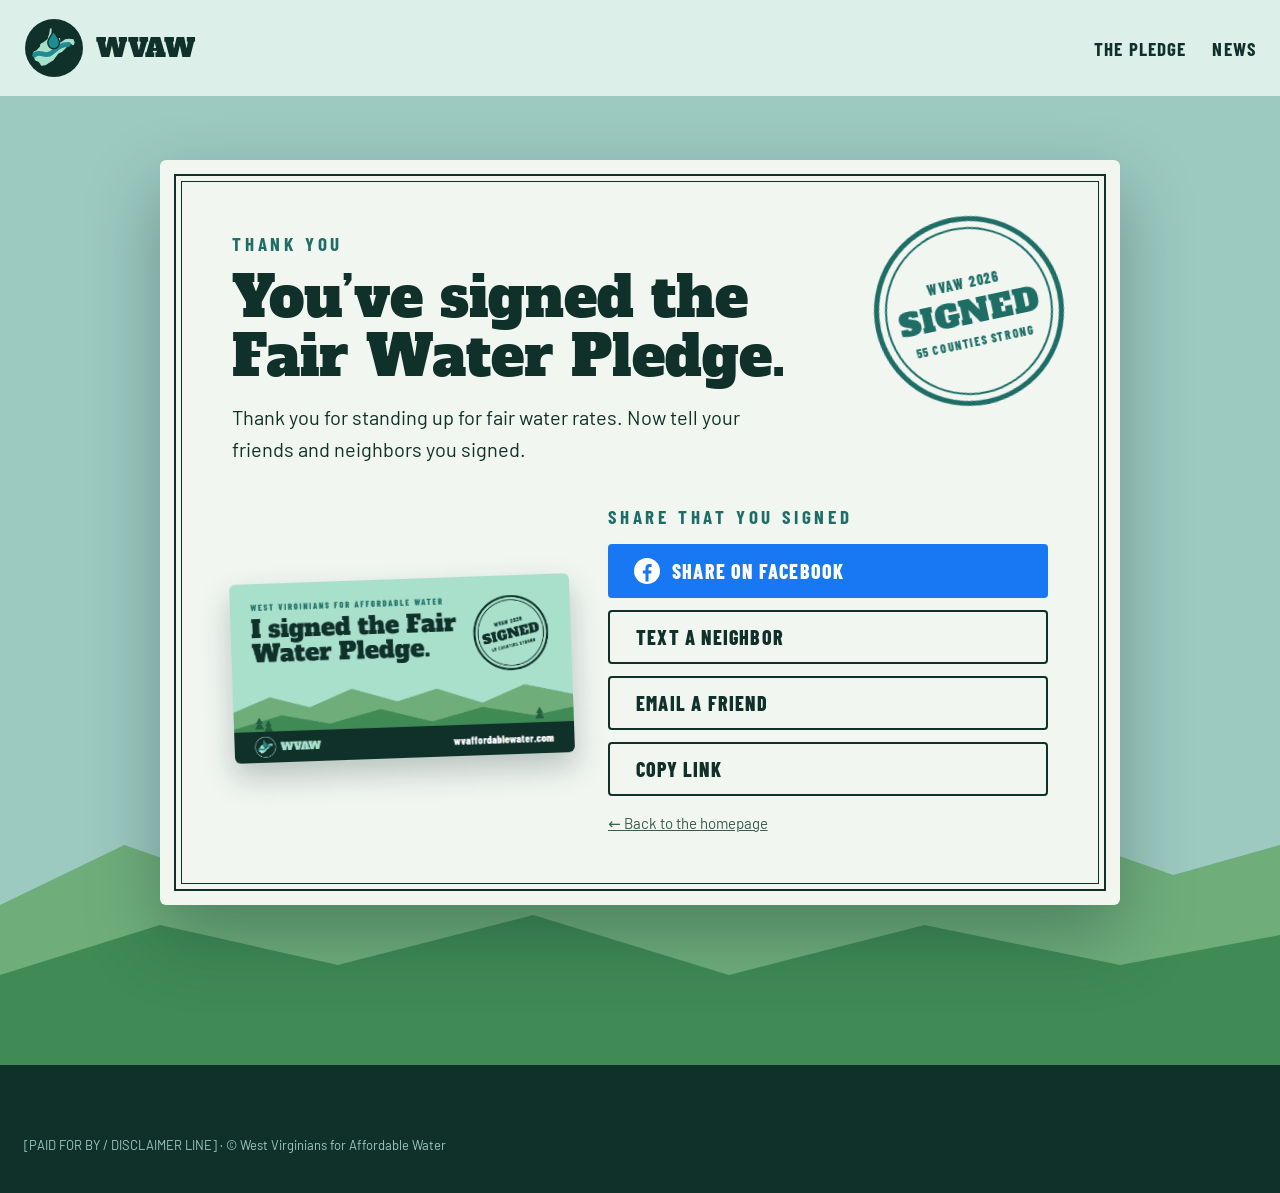
<file: thanks.html>
<!doctype html>
<html lang="en">
<head>
<meta charset="utf-8">
<meta name="viewport" content="width=device-width, initial-scale=1">
<title>Thank you for signing · West Virginians for Affordable Water</title>
<meta name="robots" content="noindex">
<link rel="icon" href="favicon.svg" type="image/svg+xml">
<link rel="preconnect" href="https://fonts.googleapis.com">
<link rel="preconnect" href="https://fonts.gstatic.com" crossorigin>
<link rel="stylesheet" href="https://fonts.googleapis.com/css2?family=Alfa+Slab+One&family=Barlow+Condensed:wght@600;700;800&family=Barlow:wght@400;500;600;700&display=swap">
<link rel="stylesheet" href="styles.css">
</head>
<body>
<svg width="0" height="0" style="position:absolute" aria-hidden="true"><defs>
<path id="wv" d="M31.9 0.8 L33.1 0.4 L33.1 18.8 L49.3 18.8 L49.3 29 L60.3 21.2 L66.8 20.4 L74.9 21.2 L76.6 26.8 L74.9 30.6 L67 25.2 L66 29.8 L58.7 38 L53.1 43.6 L46.6 46.2 L41.2 53.4 L36.5 59.6 L27.8 64.6 L22.2 68.4 L15.1 69.2 L10.6 62.4 L3.9 59.6 L0.5 49.8 L0.9 44.8 L7 41.2 L13.2 34.6 L14 29.6 L19.9 26.2 L27.5 20.8 L28.4 16.2 L30.8 9.6 Z"/>
<g id="logo"><circle cx="30" cy="30" r="29" fill="#10302A"/><g transform="translate(9.5 10.5) scale(0.53)"><use href="#wv" fill="#A8E0CC" stroke="#A8E0CC" stroke-width="2" stroke-linejoin="round"/><path d="M2 50 C 12 40, 22 56, 34 46 S 52 30, 66 30" fill="none" stroke="#1E8C93" stroke-width="9" stroke-linecap="round"/><path d="M38 6 C 38 6, 27 20, 27 27 a11 11 0 0 0 22 0 C 49 20, 38 6, 38 6 Z" fill="#1E8C93" stroke="#10302A" stroke-width="2.5"/></g></g>
<g id="fb"><circle cx="12" cy="12" r="12" fill="#fff"/><path d="M13.4 21.6v-7.2h2.4l.4-2.9h-2.8V9.7c0-.8.2-1.4 1.4-1.4h1.5V5.7c-.3 0-1.1-.1-2.1-.1-2.1 0-3.6 1.3-3.6 3.7v2.2H8.2v2.9h2.4v7.2z" fill="#1877F2"/></g>
</defs></svg>

<header class="wrap site-nav">
<a href="index.html" class="brand"><svg width="60" height="60" viewBox="0 0 60 60" aria-hidden="true"><use href="#logo"/></svg><span>WVAW</span></a>
<nav aria-label="Main"><a href="index.html#pledge">The Pledge</a><a href="index.html#news">News</a></nav>
</header>

<main class="thanks">
<svg style="position:absolute;left:0;bottom:0;width:100%;height:300px" viewBox="0 0 1440 300" preserveAspectRatio="none" aria-hidden="true"><path d="M0 140 L140 80 L300 130 L460 60 L640 120 L800 70 L980 130 L1160 60 L1320 110 L1440 80 V300 H0 Z" fill="#6FAE7B"/><path d="M0 210 L180 160 L380 200 L600 150 L820 210 L1040 160 L1260 200 L1440 170 V300 H0 Z" fill="#3F8A55"/></svg>
<article class="doc">
<div class="doc-inner">
<div class="signed-stamp stamp-in" aria-hidden="true"><span style="font-size:14px">WVAW 2026</span><b>Signed</b><span style="font-size:12px">55 counties strong</span></div>
<p class="eyebrow" style="color:#1E6E66">Thank you</p>
<h1 class="slab">You’ve signed the Fair Water Pledge.</h1>
<p class="lead">Thank you for standing up for fair water rates. Now tell your friends and neighbors you signed.</p>

<div class="share">
<img src="images/share-signed.png" width="1200" height="630" alt="I signed the Fair Water Pledge. wvaffordablewater.com">
<div class="share-btns">
<p class="eyebrow" style="color:#1E6E66;margin:0 0 4px">Share that you signed</p>
<!-- Shares signed.html, which shows the "I signed" picture in the Facebook preview -->
<a class="btn btn-fb" href="https://www.facebook.com/sharer/sharer.php?u=https%3A%2F%2Fwvaffordablewater.com%2Fsigned.html" target="_blank" rel="noopener"><svg width="26" height="26" viewBox="0 0 24 24" aria-hidden="true"><use href="#fb"/></svg>Share on Facebook</a>
<a class="btn btn-line" href="sms:?&amp;body=I%20just%20signed%20the%20Fair%20Water%20Pledge%20for%20fair%2C%20affordable%20water%20rates%20in%20West%20Virginia.%20Add%20your%20name%3A%20https%3A%2F%2Fwvaffordablewater.com">Text a neighbor</a>
<a class="btn btn-line" href="mailto:?subject=I%20signed%20the%20Fair%20Water%20Pledge&amp;body=I%20just%20signed%20the%20Fair%20Water%20Pledge%20for%20fair%2C%20affordable%20water%20and%20sewer%20rates%20in%20West%20Virginia.%20Will%20you%20add%20your%20name%3F%0A%0Ahttps%3A%2F%2Fwvaffordablewater.com">Email a friend</a>
<button type="button" id="copy-link" class="btn btn-line" data-url="https://wvaffordablewater.com">Copy link</button>
<a href="index.html" style="margin-top:6px;font-size:15px;color:#3B5A50">← Back to the homepage</a>
</div>
</div>
</div>
</article>
</main>

<footer class="site-foot">
<div class="wrap">
<p class="legal" style="margin:0;border:0;padding:0">[PAID FOR BY / DISCLAIMER LINE] · © West Virginians for Affordable Water</p>
</div>
</footer>
<script src="site.js"></script>
</body>
</html>
</file>
<file: styles.css>
/* ===== West Virginians for Affordable Water: site styles ===== */
:root{--ink:#10302A;--deep:#24603F;--forest:#123A2A;--mint:#A8E0CC;--sky:#DDEFE9;--haze:#9CC9C0;--teal:#1E6E66;--paper:#F1F6F1;--muted:#3B5A50;--lime:#C9D66A}
*{box-sizing:border-box}
html{scroll-behavior:smooth}
body{margin:0;background:var(--sky);color:var(--ink);font-family:'Barlow',system-ui,sans-serif}
a{color:var(--ink)}a:hover{color:var(--teal)}
img,svg{max-width:100%}
.wrap{max-width:1320px;margin:0 auto}
.slab{font-family:'Alfa Slab One',serif;font-weight:400}
.cond{font-family:'Barlow Condensed',sans-serif;text-transform:uppercase;letter-spacing:.06em;font-weight:800}
.eyebrow{margin:0 0 14px;font-family:'Barlow Condensed',sans-serif;font-size:19px;font-weight:700;letter-spacing:.2em;text-transform:uppercase}
.sr-only{position:absolute;width:1px;height:1px;overflow:hidden;clip:rect(0 0 0 0);white-space:nowrap}

/* ---------- motion ---------- */
@keyframes fly{0%{transform:translate(-120px,120px)}25%{transform:translate(320px,80px)}50%{transform:translate(720px,105px)}75%{transform:translate(1100px,70px)}100%{transform:translate(1580px,95px)}}
@keyframes flap{to{transform:scaleY(-.5)}}
@keyframes drift{from{transform:translateX(0)}to{transform:translateX(-26px)}}
@keyframes cloud{from{transform:translateX(-90px)}to{transform:translateX(90px)}}
@keyframes draw{from{stroke-dashoffset:1}to{stroke-dashoffset:0}}
@keyframes flow{to{stroke-dashoffset:-1}}
@keyframes up{from{opacity:0;transform:translateY(100%)}to{opacity:1;transform:none}}
@keyframes fade{from{opacity:0;transform:translateY(18px)}to{opacity:1;transform:none}}
@keyframes stampIn{0%{transform:scale(1.8) rotate(-20deg);opacity:0}60%{transform:scale(.94) rotate(-10deg);opacity:1}100%{transform:scale(1) rotate(-12deg);opacity:1}}
@keyframes bob{0%,100%{transform:translateY(0)}50%{transform:translateY(-8px)}}
.fly{animation:fly 30s linear infinite}
.flap{transform-box:fill-box;transform-origin:50% 100%;animation:flap .3s ease-in-out infinite alternate}
.drift{animation:drift 16s ease-in-out infinite alternate}
.drift2{animation:drift 22s ease-in-out infinite alternate-reverse}
.cloud{animation:cloud 24s ease-in-out infinite alternate}
.cloud2{animation:cloud 30s ease-in-out infinite alternate-reverse}
.bridge{stroke-dasharray:1;stroke-dashoffset:1;animation:draw 2.6s .4s cubic-bezier(.4,0,.2,1) forwards}
.flowline{stroke-dasharray:.05 .07;animation:flow 6s linear infinite}
.mask{display:block;overflow:hidden;padding-bottom:.06em}
.mask>span{display:block;animation:up 1s cubic-bezier(.2,.8,.2,1) both}
.l2>span{animation-delay:.15s}
.fade{animation:fade .9s cubic-bezier(.2,.8,.2,1) both}
.f2{animation-delay:.6s}.f3{animation-delay:.75s}
.bob{animation:bob 3s ease-in-out infinite}
.stamp-in{animation:stampIn .7s cubic-bezier(.2,.8,.2,1) both}
@media (prefers-reduced-motion:reduce){*{animation:none!important;transition:none!important}.bridge{stroke-dashoffset:0}}

/* ---------- buttons ---------- */
.btn{display:inline-flex;align-items:center;gap:12px;min-height:54px;padding:0 26px;border-radius:4px;text-decoration:none;font-family:'Barlow Condensed',sans-serif;font-size:21px;font-weight:800;text-transform:uppercase;letter-spacing:.06em;cursor:pointer;border:0;transition:transform .2s ease}
.btn:hover{transform:translateY(-2px)}
.btn-dark{background:var(--ink);color:#fff}.btn-dark:hover{color:#fff}
.btn-mint{background:var(--mint);color:var(--ink)}.btn-mint:hover{color:var(--ink)}
.btn-line{background:transparent;border:2px solid currentColor}
.btn-fb{background:#1877F2;color:#fff}.btn-fb:hover{color:#fff}
.arrow{display:inline-block;transition:transform .25s ease}
.btn:hover .arrow,.clip:hover .arrow{transform:translateX(6px)}

/* ---------- header ---------- */
.site-nav{padding:18px 24px;display:flex;flex-wrap:wrap;align-items:center;justify-content:space-between;gap:16px}
.brand{display:flex;align-items:center;gap:12px;text-decoration:none;color:var(--ink)}
.brand span{font-family:'Alfa Slab One',serif;font-size:26px;letter-spacing:.02em}
.site-nav nav{display:flex;flex-wrap:wrap;align-items:center;gap:4px 26px;font-family:'Barlow Condensed',sans-serif;font-size:19px;font-weight:700;text-transform:uppercase;letter-spacing:.06em}
.site-nav nav a{color:var(--ink);text-decoration:none;min-height:44px;display:inline-flex;align-items:center}
.site-nav nav a.btn{min-height:48px;padding:0 22px;color:#fff}

/* ---------- hero ---------- */
.hero h1{margin:0 auto;padding:28px 24px 0;text-align:center;font-size:clamp(44px,7vw,112px);line-height:.98;max-width:1240px}
.hero-art{display:block;width:100%;height:clamp(240px,32vw,460px);margin-top:16px}
.blurb{background:var(--ink);color:var(--sky);padding:48px 24px 56px;text-align:center}
.blurb .eyebrow{color:var(--lime)}
.blurb h2{margin:0;font-size:clamp(36px,4.4vw,60px);line-height:1.05;color:var(--mint)}
.blurb p.lead{margin:22px auto 0;font-size:21px;line-height:1.6;max-width:720px}
.blurb .actions{margin-top:32px;display:flex;flex-wrap:wrap;gap:12px;justify-content:center}
.blurb .btn-line{color:var(--mint)}

/* ---------- pledge document ---------- */
.pledge-sec{position:relative;overflow:hidden;background:var(--haze);padding:56px 24px 140px}
.pledge-sec .hills{position:absolute;left:0;bottom:0;width:100%;height:300px}
.doc{position:relative;max-width:960px;margin:0 auto;background:var(--paper);border-radius:6px;box-shadow:0 30px 70px rgba(16,48,42,.35);padding:14px}
.doc-inner{border:2px solid var(--ink);outline:1px solid var(--ink);outline-offset:-8px;padding:64px 64px 56px;position:relative}
.doc-stamp{position:absolute;right:40px;top:36px;width:210px;height:126px}
.doc-stamp .stamp{position:absolute;right:0;top:0;width:98px;height:118px;background:#fff;padding:6px;outline:3px dotted var(--paper);outline-offset:-3px;box-shadow:0 0 0 2px var(--haze);transform:rotate(4deg)}
.doc h2.believe{margin:20px 0 0;font-size:clamp(52px,6.4vw,92px);line-height:.98}
.principles{list-style:none;margin:44px 0 0;padding:0}
.principles li{display:flex;gap:28px;padding:28px 0;border-top:2px solid var(--ink)}
.principles .num{flex:none;width:64px;height:64px;border-radius:50%;background:var(--ink);color:var(--mint);display:flex;align-items:center;justify-content:center;font-family:'Alfa Slab One',serif;font-size:26px}
.principles h3{margin:4px 0 10px;font-family:'Alfa Slab One',serif;font-weight:400;font-size:28px;line-height:1.15}
.principles p{margin:0;font-size:18px;line-height:1.65;color:#24403A}

/* ---------- sign form ---------- */
.sign{margin-top:20px;padding-top:40px;border-top:3px dashed var(--ink)}
.sign .eyebrow{font-size:20px;color:var(--teal);margin-bottom:6px}
.sign h3{margin:0 0 30px;font-family:'Alfa Slab One',serif;font-weight:400;font-size:40px;line-height:1.05}
.grid2{display:grid;grid-template-columns:repeat(2,minmax(0,1fr));gap:24px 32px}
.span2{grid-column:span 2}
.field{display:flex;flex-direction:column;gap:2px;font-size:13px;font-weight:700;letter-spacing:.1em;text-transform:uppercase}
.field input,.field select{border:0;border-bottom:2px solid var(--ink);background:transparent;color:var(--ink);font:400 18px 'Barlow',sans-serif;padding:8px 0;border-radius:0;width:100%;text-transform:none;letter-spacing:0}
.field input:focus,.field select:focus{outline:none;border-bottom:3px solid var(--teal)}
fieldset{border:0;padding:0;margin:0}
legend{font-size:13px;font-weight:700;letter-spacing:.1em;text-transform:uppercase;margin-bottom:10px;padding:0}
.pills{display:flex;flex-wrap:wrap;gap:8px}
.pills input{position:absolute;opacity:0;width:1px;height:1px}
.pills label{min-height:44px;padding:0 16px;border-radius:4px;border:2px solid var(--ink);display:inline-flex;align-items:center;cursor:pointer;font-size:15px;font-weight:600}
.pills input:checked+label{background:var(--ink);color:#fff}
.pills input:focus-visible+label{outline:3px solid var(--teal);outline-offset:2px}
.check{display:flex;gap:12px;align-items:flex-start;font-size:16px;line-height:1.5}
.check input{width:22px;height:22px;margin:1px 0 0;accent-color:var(--teal);flex:none}
.sign .submit{margin-top:34px;min-height:64px;padding:0 36px;font-size:24px}
.sign .submit[disabled]{opacity:.7;cursor:wait}
.hp{position:absolute;left:-9999px;width:1px;height:1px;overflow:hidden}

/* ---------- follow ---------- */
.follow{background:var(--sky);padding:90px 24px}
.follow .wrap{max-width:1100px;display:flex;flex-wrap:wrap;align-items:center;justify-content:space-between;gap:40px}
.follow h2{margin:0 0 14px;font-size:clamp(36px,4.4vw,60px);line-height:1.02}
.follow p{margin:0 0 26px;font-size:20px;line-height:1.6}
.follow svg.art{flex:0 1 420px;width:100%;max-width:420px;height:auto;border-radius:6px}

/* ---------- news ---------- */
.news{background:var(--forest);color:var(--sky);padding:110px 24px}
.news h2{margin:0 0 48px;text-align:center;font-size:clamp(44px,6vw,88px);line-height:1;color:#fff}
.clips{display:grid;grid-template-columns:repeat(auto-fit,minmax(300px,1fr));gap:36px}
.clip{text-decoration:none;color:var(--ink);background:var(--paper);padding:36px 36px 32px;display:flex;flex-direction:column;gap:22px;box-shadow:0 24px 50px rgba(0,0,0,.35);transition:transform .3s cubic-bezier(.2,.8,.2,1)}
.clip:nth-child(odd){transform:rotate(-1deg)}.clip:nth-child(even){transform:rotate(1deg)}
.clip:hover{transform:rotate(0) translateY(-8px)}
.clip .mast{display:flex;align-items:center;justify-content:space-between;gap:16px;border-bottom:4px double var(--ink);padding-bottom:14px}
.clip .mast b{font-family:'Alfa Slab One',serif;font-weight:400;font-size:34px;line-height:1}
.clip .mast small{font-family:'Barlow Condensed',sans-serif;font-size:16px;font-weight:700;letter-spacing:.12em;text-transform:uppercase;color:var(--muted)}
.clip .head{font-family:'Alfa Slab One',serif;font-size:clamp(28px,2.6vw,40px);line-height:1.1;flex:1}
.clip .more{font-family:'Barlow Condensed',sans-serif;font-size:22px;font-weight:800;text-transform:uppercase;letter-spacing:.06em;color:var(--teal)}

/* ---------- footer ---------- */
.site-foot{background:var(--ink);color:var(--sky);padding:72px 24px 40px}
.site-foot .name{margin:0;font-family:'Alfa Slab One',serif;font-size:clamp(42px,6vw,92px);line-height:1;color:#fff}
.site-foot .name span{display:block;color:var(--mint)}
.site-foot .row{margin-top:40px;display:flex;flex-wrap:wrap;justify-content:space-between;gap:32px;align-items:center}
.site-foot nav{display:flex;flex-wrap:wrap;gap:32px;font-size:17px;align-items:center}
.site-foot nav a{color:#fff;display:inline-flex;align-items:center;gap:10px;min-height:44px}
.site-foot .legal{margin:48px 0 0;padding-top:22px;border-top:1px solid var(--deep);font-size:13px;color:var(--haze)}

/* ---------- thank-you / share ---------- */
.thanks{position:relative;overflow:hidden;background:var(--haze);padding:64px 24px 160px;min-height:80vh}
.thanks .doc-inner{padding:56px}
.signed-stamp{position:absolute;right:40px;top:40px;width:190px;height:190px;border-radius:50%;border:5px solid var(--teal);color:var(--teal);display:flex;flex-direction:column;align-items:center;justify-content:center;text-align:center;font-family:'Barlow Condensed',sans-serif;font-weight:800;text-transform:uppercase;letter-spacing:.1em;box-shadow:inset 0 0 0 6px var(--paper),inset 0 0 0 8px var(--teal)}
.signed-stamp b{font-family:'Alfa Slab One',serif;font-weight:400;font-size:32px;letter-spacing:.02em}
.thanks h1{margin:0 0 14px;font-size:clamp(36px,4.6vw,56px);line-height:1.05;max-width:560px}
.thanks .lead{margin:0;font-size:20px;line-height:1.6;max-width:540px}
.share{margin-top:40px;display:flex;flex-wrap:wrap;gap:36px;align-items:center}
.share img{width:340px;max-width:100%;height:auto;border-radius:6px;box-shadow:0 14px 30px rgba(16,48,42,.25);transform:rotate(-2deg)}
.share-btns{flex:1 1 280px;display:flex;flex-direction:column;gap:12px}
.share-btns .btn{justify-content:flex-start;min-height:54px;font-size:20px}
.share-btns .btn-line{color:var(--ink)}
.share-btns .copied{background:var(--ink);color:#fff}

/* ---------- small screens ---------- */
@media (max-width:700px){
  .doc-inner,.thanks .doc-inner{padding:40px 22px 32px}
  .doc-stamp{position:static;margin:0 0 8px auto}
  .principles li{gap:16px}.principles .num{width:48px;height:48px;font-size:20px}
  .principles h3{font-size:23px}
  .grid2{grid-template-columns:1fr}.span2{grid-column:auto}
  .signed-stamp{position:static;margin:0 0 24px auto;width:150px;height:150px}
}
</file>
